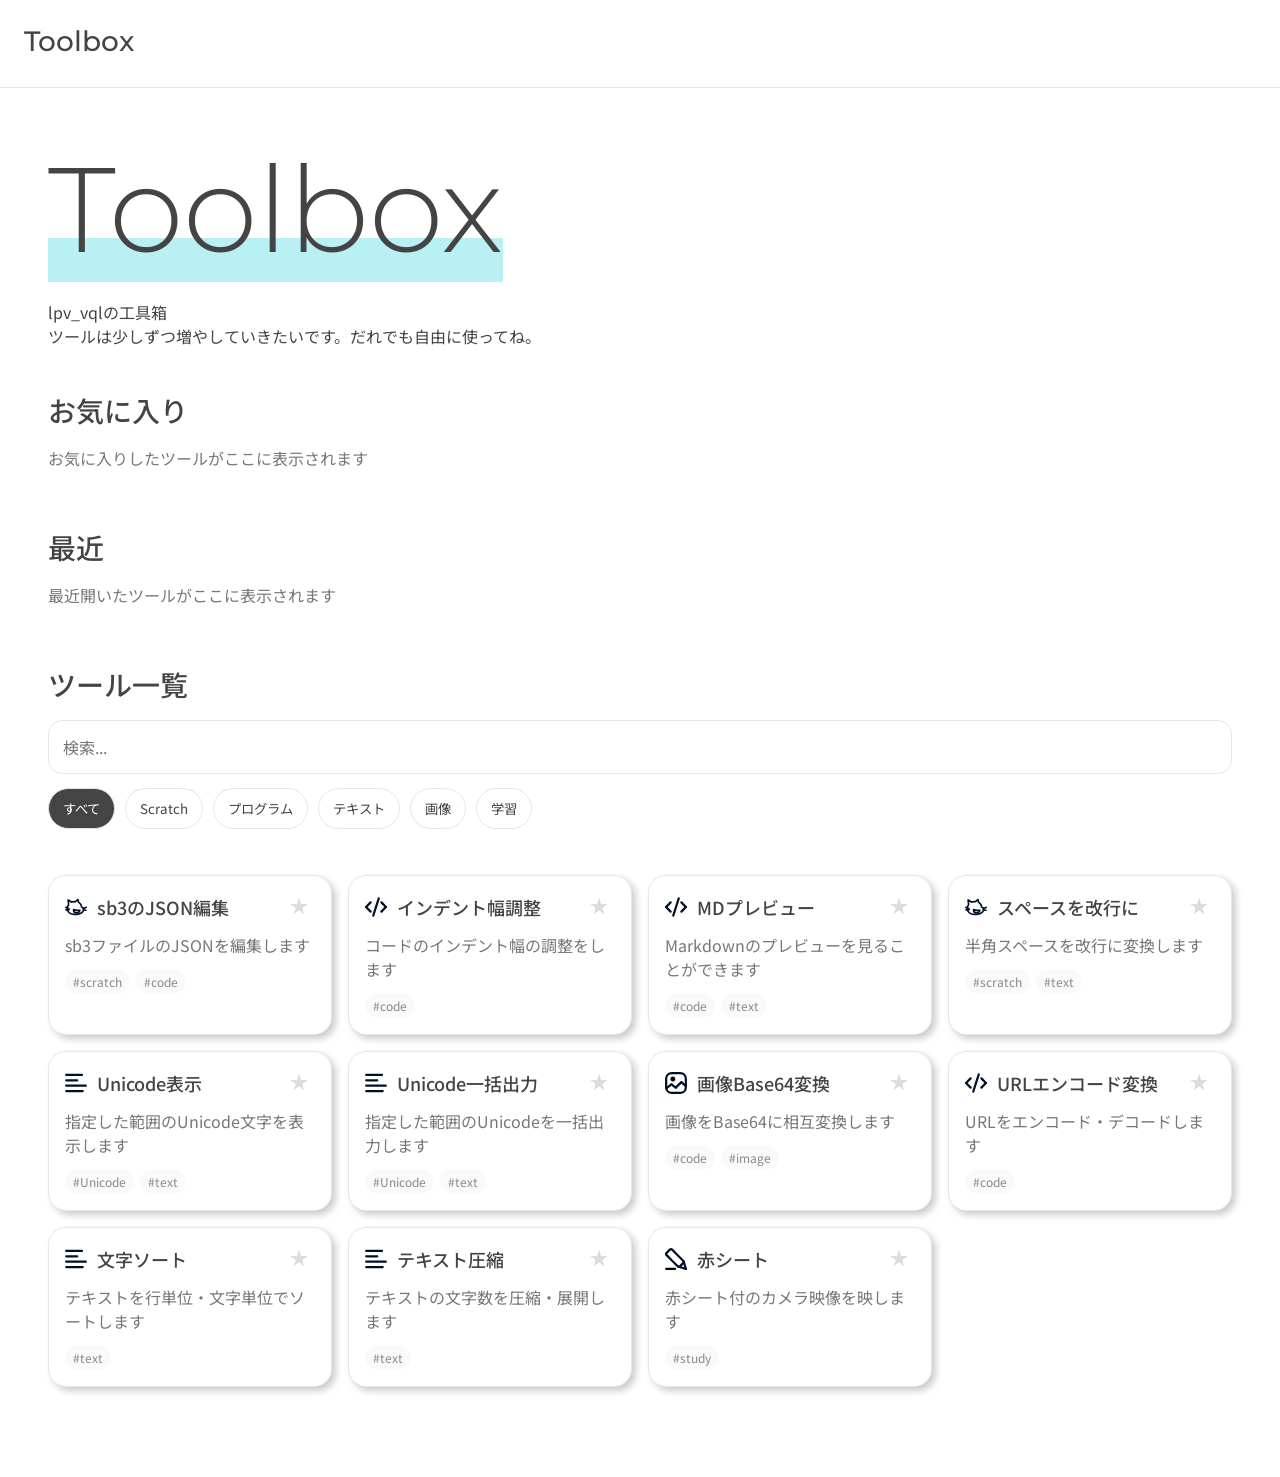
<file: index.html>
<!DOCTYPE html>
<html lang="ja">
<head>
  <meta charset="UTF-8">
  <meta name="viewport" content="width=device-width, initial-scale=1.0">
  <title>Toolbox</title>
  <link rel="preconnect" href="https://fonts.googleapis.com">
  <link rel="preconnect" href="https://fonts.gstatic.com" crossorigin>
  <link href="https://fonts.googleapis.com/css2?family=Montserrat:ital,wght@0,100..900;1,100..900&display=swap" rel="stylesheet">
  <link href="https://fonts.googleapis.com/css2?family=Noto+Sans+JP:wght@100..900&display=swap" rel="stylesheet">
  <link rel="stylesheet" href="style.css">
</head>
<body>

  <header>
    <a href="/toolbox" class="logo">Toolbox</a>
  </header>

  <main>

    <section id="hero-section" class="hero">
      <h1>Toolbox</h1>
      <div class="hero-description">
        lpv_vqlの工具箱<br>
        ツールは少しずつ増やしていきたいです。だれでも自由に使ってね。
      </div>
    </section>

    <section id="favorites-section">
      <h2>お気に入り</h2>
      <div class="horizontal-tools" id="favorites"></div>
    </section>

    <section id="recent-section">
      <h2>最近</h2>
      <div class="horizontal-tools" id="recent"></div>
    </section>
    
    <section class="search-area">
      <h2>ツール一覧</h2>
      <div class="search-box">
        <input id="search" type="text" placeholder="検索...">
        <button id="clear-search">×</button>
      </div>
      <div class="categories" id="categories"></div>
    </section>

    <section>
      <div class="tools" id="tools"></div>
    </section>

  </main>

  <script>

    const tools = [
      {
        id:"sb3-json",
        name:"sb3のJSON編集",
        description:"sb3ファイルのJSONを編集します",
        tags:["scratch","code"],
        category:"Scratch",
        icon:"assets/icons/scratch.svg",
        url:"tools/sb3-json/"
      },
      {
        id:"indenter",
        name:"インデント幅調整",
        description:"コードのインデント幅の調整をします",
        tags:["code"],
        category:"プログラム",
        icon:"assets/icons/program.svg",
        url:"tools/indenter/"
      },
      {
        id:"markdown",
        name:"MDプレビュー",
        description:"Markdownのプレビューを見ることができます",
        tags:["code","text"],
        category:"プログラム",
        icon:"assets/icons/program.svg",
        url:"tools/markdown/"
      },
      {
        id:"line-break",
        name:"スペースを改行に",
        description:"半角スペースを改行に変換します",
        tags:["scratch","text"],
        category:"Scratch",
        icon:"assets/icons/scratch.svg",
        url:"tools/line-break/"
      },
      {
        id:"unicode-pre",
        name:"Unicode表示",
        description:"指定した範囲のUnicode文字を表示します",
        tags:["Unicode","text"],
        category:"テキスト",
        icon:"assets/icons/text.svg",
        url:"tools/unicode-pre/"
      },
      {
        id:"unicode",
        name:"Unicode一括出力",
        description:"指定した範囲のUnicodeを一括出力します",
        tags:["Unicode","text"],
        category:"テキスト",
        icon:"assets/icons/text.svg",
        url:"tools/unicode/"
      },
      {
        id:"base64",
        name:"画像Base64変換",
        description:"画像をBase64に相互変換します",
        tags:["code","image"],
        category:"画像",
        icon:"assets/icons/image.svg",
        url:"tools/base64/"
      },
      {
        id:"url-encode",
        name:"URLエンコード変換",
        description:"URLをエンコード・デコードします",
        tags:["code"],
        category:"プログラム",
        icon:"assets/icons/program.svg",
        url:"tools/url-encode/"
      },
      {
        id:"sort",
        name:"文字ソート",
        description:"テキストを行単位・文字単位でソートします",
        tags:["text"],
        category:"テキスト",
        icon:"assets/icons/text.svg",
        url:"tools/sort/"
      },
      {
        id:"compression",
        name:"テキスト圧縮",
        description:"テキストの文字数を圧縮・展開します",
        tags:["text"],
        category:"テキスト",
        icon:"assets/icons/text.svg",
        url:"tools/compression/"
      },
      {
        id:"red-sheet",
        name:"赤シート",
        description:"赤シート付のカメラ映像を映します",
        tags:["study"],
        category:"学習",
        icon:"assets/icons/study.svg",
        url:"tools/red-sheet/"
      }
    ];

    const categories = [
      "すべて",
      ...new Set(tools.map(v=>v.category))
    ];

    const searchInput = document.getElementById("search");
    const toolsElement = document.getElementById("tools");
    const favoritesElement = document.getElementById("favorites");
    const recentElement = document.getElementById("recent");
    const categoriesElement = document.getElementById("categories");

    let currentCategory = "すべて";

    function getFavorites(){
      return JSON.parse(localStorage.getItem("favorites") || "[]");
    }

    function getRecent(){
      return JSON.parse(localStorage.getItem("recent") || "[]");
    }

    function saveFavorites(list){
      localStorage.setItem("favorites", JSON.stringify(list));
    }

    function saveRecent(list){
      localStorage.setItem("recent", JSON.stringify(list));
    }

    function score(tool, text){

      if(!text) return 0;

      text = text.toLowerCase();

      let score = 0;

      if(tool.name.toLowerCase().includes(text))
        score += 100;

      if(tool.tags.some(v => v.toLowerCase().includes(text)))
        score += 50;

      if(tool.description.toLowerCase().includes(text))
        score += 10;

      return score;
    }

    function createTool(tool){

      const favorites = getFavorites();

      const element = document.createElement("div");
      element.className = "tool";

      element.innerHTML = `
        <div class="tool-top">
          <div class="tool-top-left">
            <img class="tool-icon" src="${tool.icon}">
            <div class="tool-name">${tool.name}</div>
          </div>

          <button class="favorite ${favorites.includes(tool.id) ? "active" : ""}">
            ★
          </button>
        </div>

        <div class="tool-description">
          ${tool.description}
        </div>

        <div class="tags">
          ${tool.tags.map(v=>`<div class="tag">#${v}</div>`).join("")}
        </div>
      `;

      element.onclick = () => {

        let recent = getRecent();

        recent = recent.filter(v => v !== tool.id);

        recent.unshift(tool.id);

        recent = recent.slice(0, 10);

        saveRecent(recent);

        location.href = tool.url;
      };

      const favoriteButton = element.querySelector(".favorite");

      favoriteButton.onclick = (e) => {

        e.stopPropagation();

        let favorites = getFavorites();

        if(favorites.includes(tool.id)){
          favorites = favorites.filter(v => v !== tool.id);
        }
        else{
          favorites.push(tool.id);
        }

        saveFavorites(favorites);

        render();
      };

      element.querySelectorAll(".tag").forEach(tag => {
        tag.onclick = (e) => {
          e.stopPropagation();
          searchInput.value = tag.innerText.replace("#", "");
          render();
        };
      });

      return element;
    }

    function renderCategories(){

      categoriesElement.innerHTML = "";

      categories.forEach(category => {

        const button = document.createElement("button");

        button.className = `category ${currentCategory === category ? "active" : ""}`;

        button.innerText = category;

        button.onclick = () => {
          currentCategory = category;
          render();
        };

        categoriesElement.appendChild(button);
      });
    }

    function render(){

      renderCategories();

      const search = searchInput.value.trim().toLowerCase();

      let filtered = [...tools];

      if(currentCategory !== "すべて"){
        filtered = filtered.filter(v => v.category === currentCategory);
      }

      if(search){
        filtered = filtered
          .filter(v => score(v, search) > 0)
          .sort((a,b)=>score(b, search)-score(a, search));
      }

      toolsElement.innerHTML = "";

      if(filtered.length === 0){
        toolsElement.innerHTML = '<div class="empty">ツールが見つかりません</div>';
      }else{
        filtered.forEach(tool => {
          toolsElement.appendChild(createTool(tool));
        });
      }

      if(search){
        clearSearchButton.classList.remove("hidden");
      }else{
        clearSearchButton.classList.add("hidden");
      }

      renderFavorites();
      renderRecent();
    }

    const clearSearchButton = document.getElementById("clear-search");
    clearSearchButton.onclick = () => {

      searchInput.value = "";

      render();

      searchInput.focus();
    };
    
    function renderFavorites(){

      favoritesElement.innerHTML = "";

      const favorites = getFavorites();

      const favoriteTools = tools.filter(v => favorites.includes(v.id));

      if(favoriteTools.length === 0){
        favoritesElement.innerHTML = '<div class="empty">お気に入りしたツールがここに表示されます</div>';
        return;
      }

      favoriteTools.forEach(tool => {
        favoritesElement.appendChild(createTool(tool));
      });
    }

    function renderRecent(){

      recentElement.innerHTML = "";

      const recent = getRecent();

      const recentTools = recent
        .map(id => tools.find(v => v.id === id))
        .filter(Boolean);

      if(recentTools.length === 0){
        recentElement.innerHTML = '<div class="empty">最近開いたツールがここに表示されます</div>';
        return;
      }

      recentTools.forEach(tool => {
        recentElement.appendChild(createTool(tool));
      });
    }

    searchInput.oninput = render;

    render();

  </script>

</body>
</html>
</file>
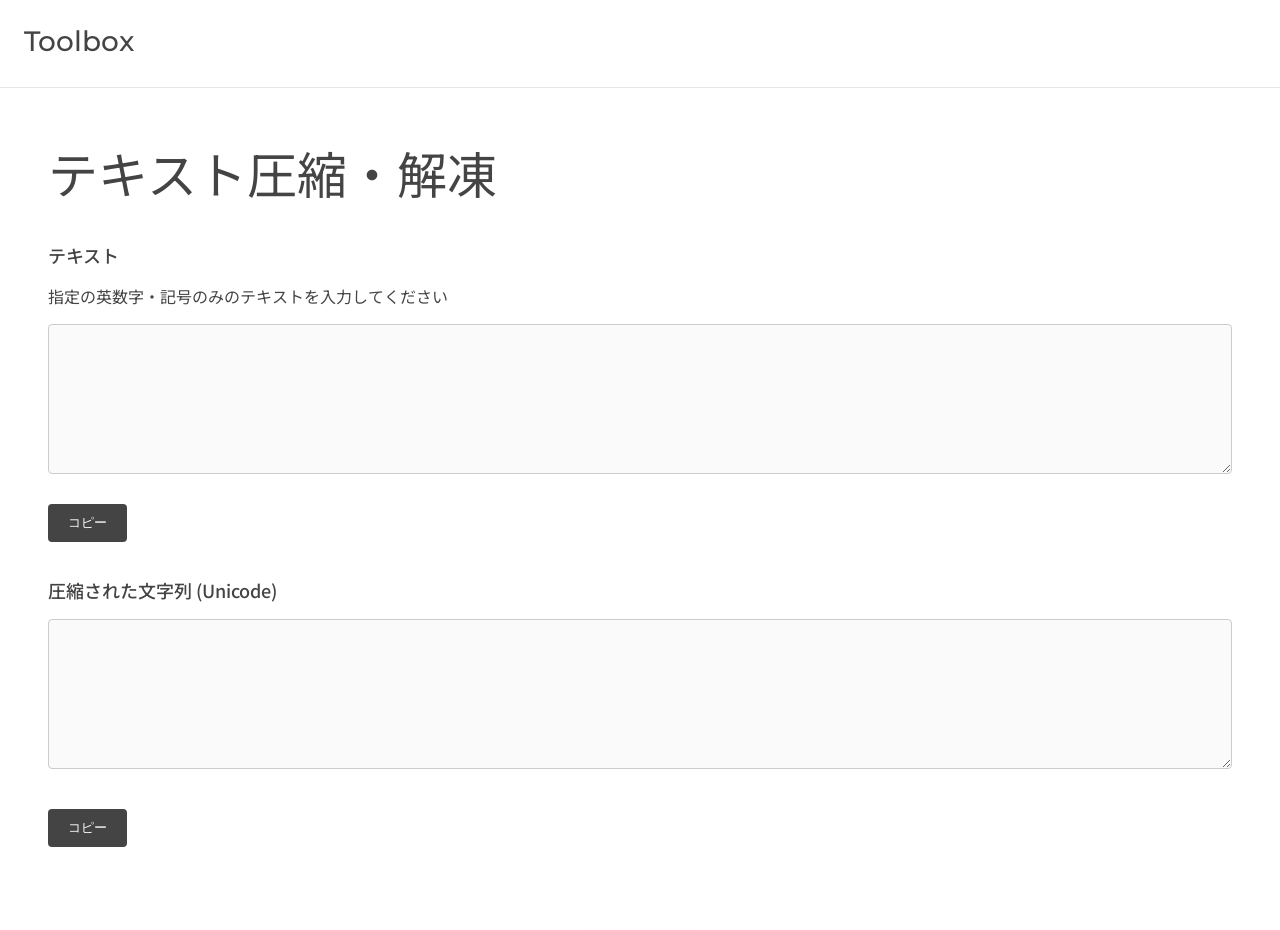
<file: tools/compression/index.html>
<!DOCTYPE html>
<html lang="ja">
<head>
    <meta charset="UTF-8">
    <meta name="viewport" content="width=device-width, initial-scale=1.0">
    <title>テキスト圧縮・解凍</title>
    <link rel="preconnect" href="https://fonts.googleapis.com">
    <link rel="preconnect" href="https://fonts.gstatic.com" crossorigin>
    <link href="https://fonts.googleapis.com/css2?family=Montserrat:ital,wght@0,100..900;1,100..900&display=swap" rel="stylesheet">
    <link href="https://fonts.googleapis.com/css2?family=Noto+Sans+JP:wght@100..900&display=swap" rel="stylesheet">
    <link rel="stylesheet" href="../style.css">
    <style>
        .code-editor { height: 150px; }
        .field-container { margin-bottom: 35px; }
    </style>
</head>
<body>

<header>
    <a href="/toolbox" class="logo">Toolbox</a>
</header>

<main>
    <h1>テキスト圧縮・解凍</h1>
    
    <div class="field-container">
        <h2>テキスト</h2>
        <p>指定の英数字・記号のみのテキストを入力してください</p>
        <textarea class="code-editor" id="text-input" spellcheck="false" onclick="this.select()"></textarea>
        <button id="copy-text-btn">コピー</button>
    </div>

    <div class="field-container">
        <h2>圧縮された文字列 (Unicode)</h2>
        <textarea class="code-editor" id="encoded-input" spellcheck="false" onclick="this.select()"></textarea>
        <div id="error-status" class="status"></div>
        <button id="copy-encoded-btn">コピー</button>
    </div>

    <div class="toast" id="toast">コピーしました！</div>
</main>

<script>
const textInput = document.getElementById('text-input');
const encodedInput = document.getElementById('encoded-input');
const errorStatus = document.getElementById('error-status');
const copyTextBtn = document.getElementById('copy-text-btn');
const copyEncodedBtn = document.getElementById('copy-encoded-btn');

// 指定された 95 文字の辞書
const CH_SET = " !\"#$%&'()*+,-./0123456789:;<=>?@ABCDEFGHIJKLMNOPQRSTUVWXYZ[\\]^_`abcdefghijklmnopqrstuvwxyz{|}~";
const BASE = 95;

// 使用するUnicodeの開始位置（CJK統合漢字エリア）
const OFFSET = 0x4E00; 

// 端数（0, 1, 2文字の余り）を表現するための、絶対に衝突しない専用のUnicode文字（ハングル互換名辞エリアなどから安全な3文字をチョイス）
const PAD_MARKERS = [0x3131, 0x3132, 0x3133]; // [余りなし, 1文字余り, 2文字余り]

// 1. 圧縮 (ASCII 3文字 -> Unicode 1文字)
function compressASCII(str) {
    if (!str) return "";
    
    let result = "";
    const mod = str.length % 3;

    for (let i = 0; i < str.length; i += 3) {
        let chunk = str.substring(i, i + 3);
        
        // パディング（3文字に満たない場合はスペースで埋めるが、元の状態はmodで記録しているため文字化けしません）
        while (chunk.length < 3) {
            chunk += " ";
        }

        const v0 = CH_SET.indexOf(chunk.charAt(0));
        const v1 = CH_SET.indexOf(chunk.charAt(1));
        const v2 = CH_SET.indexOf(chunk.charAt(2));

        if (v0 === -1 || v1 === -1 || v2 === -1) {
            throw new Error("指定外の文字が含まれています");
        }

        // 95進数の純粋な計算 (最大: 95^3 - 1 = 857,374)
        const num = v0 + v1 * BASE + v2 * BASE * BASE;
        result += String.fromCodePoint(OFFSET + num);
    }

    // 圧縮文字列の「最後」に、端数の状態を表すマーカーを1文字だけ付与する
    result += String.fromCodePoint(PAD_MARKERS[mod]);
    return result;
}

// 2. 復元 (Unicode 1文字 -> ASCII 3文字)
function decompressASCII(str) {
    if (!str) return "";
    
    // サロゲートペアを考慮して安全に配列化
    const chars = Array.from(str);
    if (chars.length < 1) return "";

    // 最後の1文字（マーカー）を取り出して、元のデータの端数（mod）を判定する
    const markerChar = chars.pop();
    const markerCode = markerChar.codePointAt(0);
    const mod = PAD_MARKERS.indexOf(markerCode);

    if (mod === -1) {
        throw new Error("不正な圧縮マーカーです");
    }

    let result = "";

    for (let i = 0; i < chars.length; i++) {
        const codePoint = chars[i].codePointAt(0);
        let num = codePoint - OFFSET;
        
        if (num < 0) throw new Error("無効な文字データです");

        // 95進数を分解して元の3文字に戻す
        const v0 = num % BASE;
        num = Math.floor(num / BASE);
        const v1 = num % BASE;
        const v2 = Math.floor(num / BASE);

        if (v0 >= BASE || v1 >= BASE || v2 >= BASE || v0 < 0 || v1 < 0 || v2 < 0) {
            throw new Error("復元エラー");
        }

        let chunk = CH_SET.charAt(v0) + CH_SET.charAt(v1) + CH_SET.charAt(v2);
        
        // 最後の3文字ブロック、かつ、元のデータに端数（1文字または2文字の余り）があった場合のトリミング処理
        if (i === chars.length - 1 && mod > 0) {
            chunk = chunk.substring(0, mod);
        }
        
        result += chunk;
    }
    return result;
}

// --- リアルタイム変換処理 ---

textInput.addEventListener('input', () => {
    const rawText = textInput.value;
    if (!rawText) {
        encodedInput.value = '';
        errorStatus.innerText = '';
        return;
    }
    try {
        for (let i = 0; i < rawText.length; i++) {
            if (CH_SET.indexOf(rawText.charAt(i)) === -1) {
                throw new Error();
            }
        }
        encodedInput.value = compressASCII(rawText);
        errorStatus.innerText = '';
    } catch (e) {
        errorStatus.innerText = '変換エラー: 指定された95文字以外の文字（日本語など）が含まれています。';
    }
});

encodedInput.addEventListener('input', () => {
    const encodedText = encodedInput.value;
    if (!encodedText) {
        textInput.value = '';
        errorStatus.innerText = '';
        return;
    }
    try {
        textInput.value = decompressASCII(encodedText);
        errorStatus.innerText = '';
    } catch (e) {
        textInput.value = '';
        errorStatus.innerText = '変換エラー: 正しい圧縮形式ではありません。';
    }
});

// --- コピーボタンの処理 ---
copyTextBtn.addEventListener('click', () => {
    textInput.select();
    copyToClipboard(textInput.value);
});

copyEncodedBtn.addEventListener('click', () => {
    encodedInput.select();
    copyToClipboard(encodedInput.value);
});

function copyToClipboard(text) {
    if (!text) return; 
    navigator.clipboard.writeText(text)
        .then(() => { showToast("コピーしました！"); })
        .catch(() => { showToast("コピーに失敗しました。手動でコピーしてください。"); });
}

let toastTimeout;
function showToast(message) {
    const toast = document.getElementById('toast');
    toast.textContent = message;
    toast.classList.add('show');

    clearTimeout(toastTimeout);
    toastTimeout = setTimeout(() => {
        toast.classList.remove('show');
    }, 1800);
}
</script>
</body>
</html>
</file>
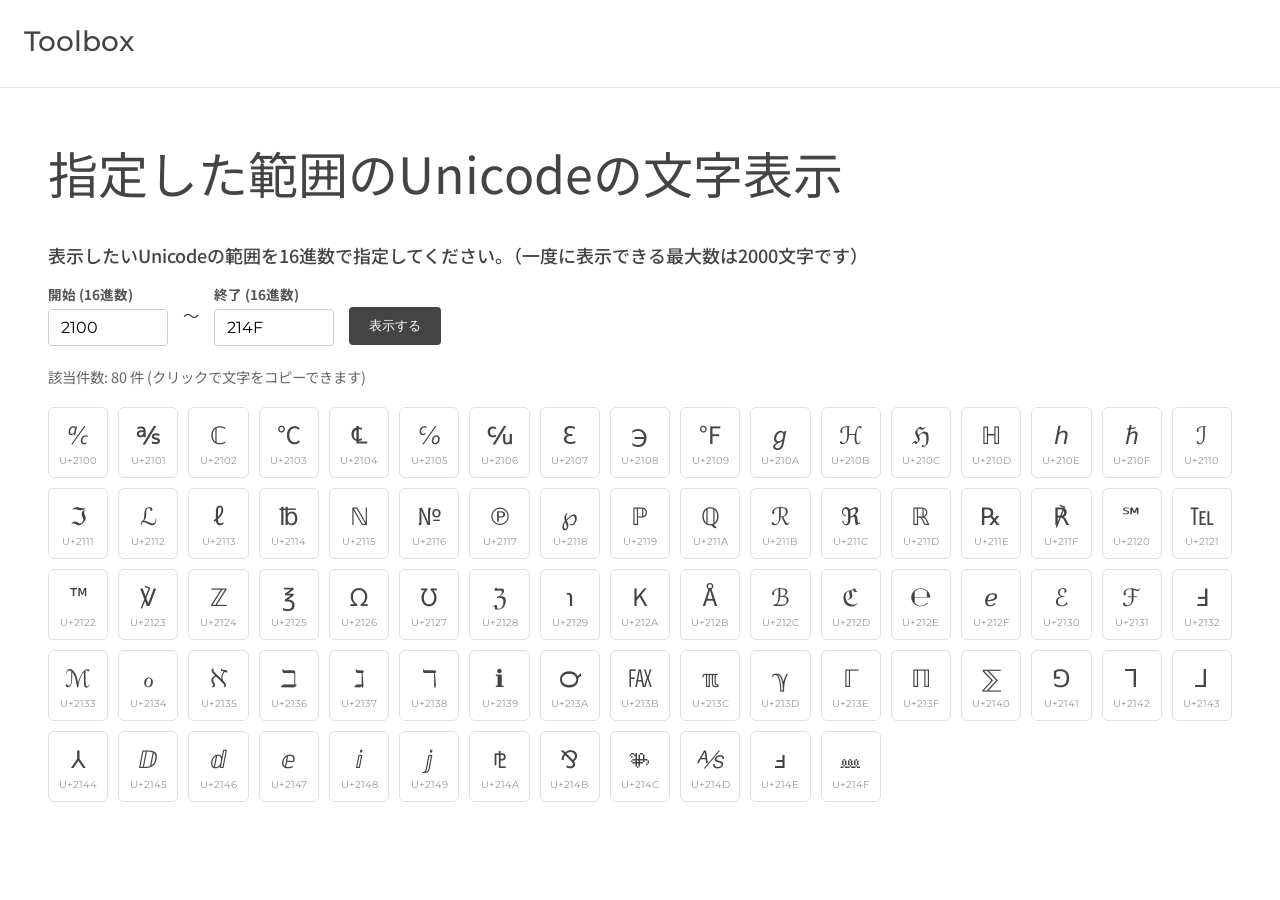
<file: tools/unicode-pre/index.html>
<!DOCTYPE html>
<html lang="ja">
<head>
  <meta charset="UTF-8">
  <meta name="viewport" content="width=device-width, initial-scale=1.0">
  <title>指定した範囲のUnicodeの文字表示</title>
  <link rel="preconnect" href="https://fonts.googleapis.com">
  <link rel="preconnect" href="https://fonts.gstatic.com" crossorigin>
  <link href="https://fonts.googleapis.com/css2?family=Montserrat:ital,wght@0,100..900;1,100..900&display=swap" rel="stylesheet">
  <link href="https://fonts.googleapis.com/css2?family=Noto+Sans+JP:wght@100..900&display=swap" rel="stylesheet">
  <link rel="stylesheet" href="../style.css">
  <style>
    /* ツール固有のスタイル定義 */
    .tool-container {
      max-width: 800px;
      margin: 0 auto;
      padding: 20px;
    }
    .input-group {
      display: flex;
      gap: 15px;
      align-items: center;
      margin-bottom: 20px;
      flex-wrap: wrap;
    }
    .input-field {
      display: flex;
      flex-direction: column;
      gap: 5px;
    }
    .input-field label {
      font-size: 0.85rem;
      font-weight: bold;
      color: #555;
    }
    .input-field input {
      padding: 8px 12px;
      border: 1px solid #ccc;
      border-radius: 4px;
      font-family: 'Montserrat', sans-serif;
      font-size: 1rem;
      text-transform: uppercase;
      width: 120px;
    }
    button {
      margin-top: 22px;
    }
    .info-text {
      font-size: 0.9rem;
      color: #666;
      margin-bottom: 15px;
    }
    .char-grid {
      display: grid;
      grid-template-columns: repeat(auto-fill, minmax(60px, 1fr));
      gap: 10px;
      margin-top: 20px;
    }
    .char-box {
      display: flex;
      flex-direction: column;
      align-items: center;
      justify-content: center;
      padding: 10px;
      border: 1px solid #e0e0e0;
      border-radius: 6px;
      background: #fff;
      cursor: pointer;
      position: relative;
      transition: all 0.15s ease;
    }
    .char-box:hover {
      border-color: #007bff;
      box-shadow: 0 2px 8px rgba(0,123,255,0.15);
      transform: translateY(-2px);
    }
    .char-visual {
      font-size: 1.5rem;
      margin-bottom: 4px;
      height: 32px;
      display: flex;
      align-items: center;
    }
    .char-code {
      font-size: 0.65rem;
      color: #999;
      font-family: 'Montserrat', sans-serif;
    }
  </style>
</head>
<body>

  <header>
    <a href="/toolbox" class="logo">Toolbox</a>
  </header>

  <main>
    <h1>指定した範囲のUnicodeの文字表示</h1>
    <h2>表示したいUnicodeの範囲を16進数で指定してください。（一度に表示できる最大数は2000文字です）</h2>

    <div class="input-group">
        <div class="input-field">
          <label for="start-code">開始 (16進数)</label>
          <input type="text" id="start-code" value="2100" placeholder="2100">
        </div>
        <span>～</span>
        <div class="input-field">
          <label for="end-code">終了 (16進数)</label>
          <input type="text" id="end-code" value="214F" placeholder="214F">
        </div>
        <button id="btn-generate">表示する</button>
      </div>

      <div class="info-text" id="result-count"></div>
      <div class="char-grid" id="char-grid"></div>

    <div class="toast" id="toast">コピーしました！</div>
  </main>

  <script>
    document.getElementById('btn-generate').addEventListener('click', generateUnicodeGrid);

    // 初期読み込み時にも実行
    generateUnicodeGrid();

    function generateUnicodeGrid() {
      const startInput = document.getElementById('start-code').value.trim();
      const endInput = document.getElementById('end-code').value.trim();
      const gridContainer = document.getElementById('char-grid');
      const countInfo = document.getElementById('result-count');

      // グリッドをクリア
      gridContainer.innerHTML = '';

      // 16進数の文字列を数値に変換
      const start = parseInt(startInput, 16);
      const end = parseInt(endInput, 16);

      // バリデーション
      if (isNaN(start) || isNaN(end)) {
        countInfo.textContent = '有効な16進数を入力してください。';
        countInfo.style.color = 'red';
        return;
      }

      if (start > end) {
        countInfo.textContent = '開始コードは終了コードより小さい値を入力してください。';
        countInfo.style.color = 'red';
        return;
      }

      const count = end - start + 1;
      const MAX_CHARS = 2000; // フリーズ対策

      if (count > MAX_CHARS) {
        countInfo.textContent = `範囲が広すぎます（計 ${count} 文字）。負荷軽減のため一度に表示できるのは ${MAX_CHARS} 文字までです。`;
        countInfo.style.color = 'red';
        return;
      }

      countInfo.style.color = '#666';
      countInfo.textContent = `該当件数: ${count} 件 (クリックで文字をコピーできます)`;

      // フラグメントを使用してDOM構築を最適化
      const fragment = document.createDocumentFragment();

      for (let i = start; i <= end; i++) {
        // Unicode数値から文字に変換
        const char = String.fromCodePoint(i);
        const hexCode = i.toString(16).toUpperCase().padStart(4, '0');

        // 文字ボックス要素の作成
        const box = document.createElement('div');
        box.className = 'char-box';
        box.dataset.char = char;

        // 見た目の構成
        box.innerHTML = `
          <div class="char-visual">${escapeHtml(char)}</div>
          <div class="char-code">U+${hexCode}</div>
        `;

        // クリックイベントの追加
        box.addEventListener('click', () => {
          copyToClipboard(char);
        });

        fragment.appendChild(box);
      }

      gridContainer.appendChild(fragment);
    }

    // クリップボードコピー処理
    function copyToClipboard(text) {
      navigator.clipboard.writeText(text).then(() => {
        showToast(`「 ${text} 」 をコピーしました`);
      }).catch(err => {
        console.error('コピーに失敗しました: ', err);
      });
    }

    // トーストアニメーション制御
    let toastTimeout;
    function showToast(message) {
      const toast = document.getElementById('toast');
      toast.textContent = message;
      toast.classList.add('show');

      clearTimeout(toastTimeout);
      toastTimeout = setTimeout(() => {
        toast.classList.remove('show');
      }, 2000);
    }

    // HTMLエスケープ（一応の安全対策）
    function escapeHtml(str) {
      return str
        .replace(/&/g, "&amp;")
        .replace(/</g, "&lt;")
        .replace(/>/g, "&gt;")
        .replace(/"/g, "&quot;")
        .replace(/'/g, "&#039;");
    }
  </script>
</body>
</html>
</file>
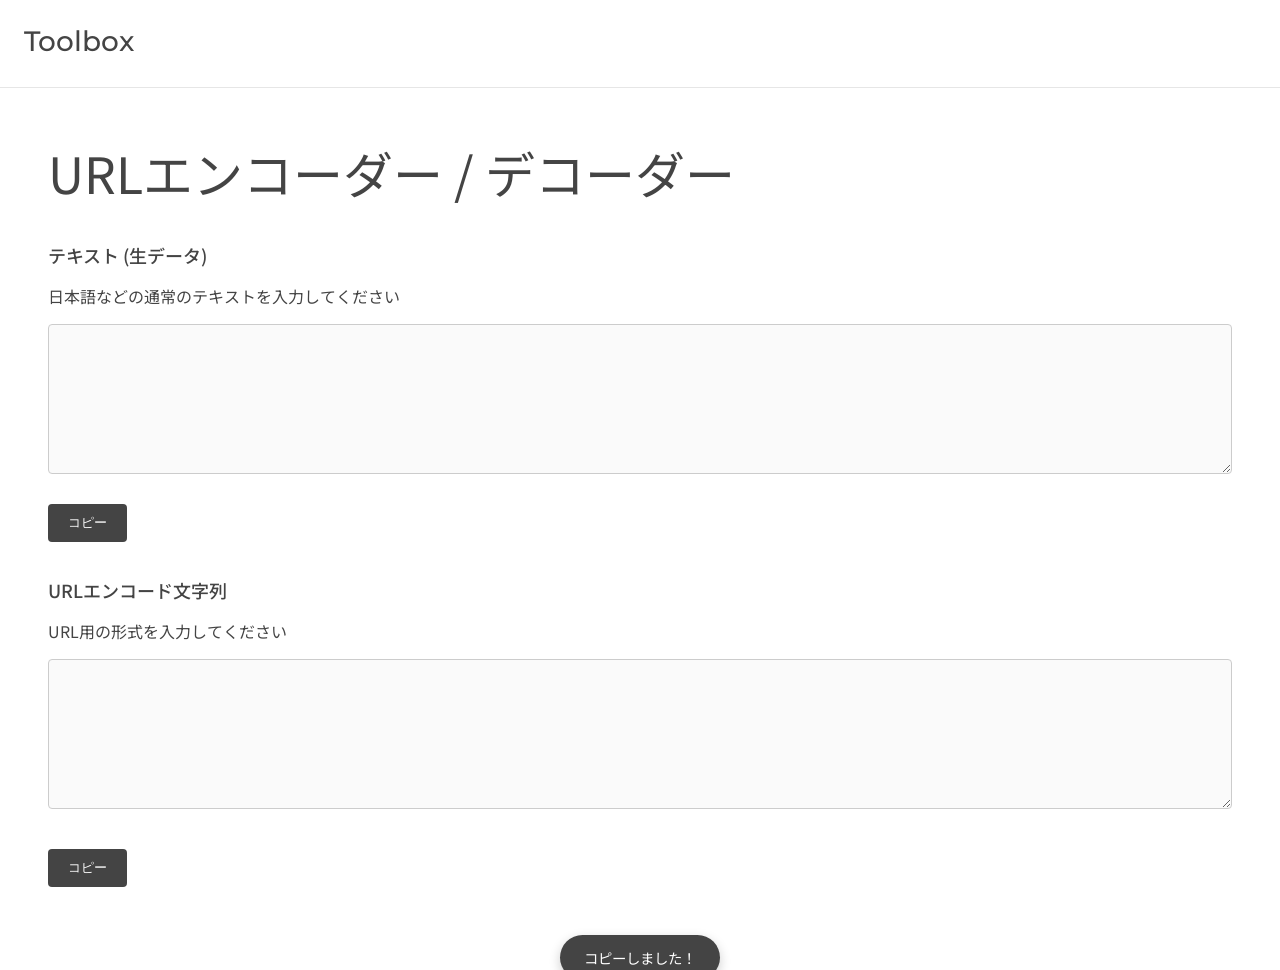
<file: tools/url-encode/index.html>
<!DOCTYPE html>
<html lang="ja">
<head>
    <meta charset="UTF-8">
    <meta name="viewport" content="width=device-width, initial-scale=1.0">
    <title>URLエンコーダー / デコーダー</title>
    <link rel="preconnect" href="https://fonts.googleapis.com">
    <link rel="preconnect" href="https://fonts.gstatic.com" crossorigin>
    <link href="https://fonts.googleapis.com/css2?family=Montserrat:ital,wght@0,100..900;1,100..900&display=swap" rel="stylesheet">
    <link href="https://fonts.googleapis.com/css2?family=Noto+Sans+JP:wght@100..900&display=swap" rel="stylesheet">
    <link rel="stylesheet" href="../style.css">
    <style>
        .code-editor {
            height: 150px;
        }
        .field-container {
            margin-bottom: 35px;
        }
    </style>
</head>
<body>

<header>
    <a href="/toolbox" class="logo">Toolbox</a>
</header>

<main>
    <h1>URLエンコーダー / デコーダー</h1>
    
    <div class="field-container">
        <h2>テキスト (生データ)</h2>
        <p>日本語などの通常のテキストを入力してください</p>
        <textarea class="code-editor" id="text-input" spellcheck="false" onclick="this.select()"></textarea>
        <button id="copy-text-btn">コピー</button>
    </div>

    <div class="field-container">
        <h2>URLエンコード文字列</h2>
        <p>URL用の形式を入力してください</p>
        <textarea class="code-editor" id="encoded-input" spellcheck="false" onclick="this.select()"></textarea>
        <div id="error-status" class="status"></div>
        <button id="copy-encoded-btn">コピー</button>
    </div>

    <div class="toast" id="toast">コピーしました！</div>
</main>

<script>
    const textInput = document.getElementById('text-input');
    const encodedInput = document.getElementById('encoded-input');
    const errorStatus = document.getElementById('error-status');
    
    const copyTextBtn = document.getElementById('copy-text-btn');
    const copyEncodedBtn = document.getElementById('copy-encoded-btn');

    // --- リアルタイム変換処理 ---
    
    // テキスト側入力時
    textInput.addEventListener('input', () => {
        const rawText = textInput.value;
        if (!rawText) {
            encodedInput.value = '';
            errorStatus.innerText = '';
            return;
        }
        encodedInput.value = encodeURIComponent(rawText);
        errorStatus.innerText = '';
    });

    // URL側入力時
    encodedInput.addEventListener('input', () => {
        const encodedText = encodedInput.value;
        if (!encodedText) {
            textInput.value = '';
            errorStatus.innerText = '';
            return;
        }
        try {
            textInput.value = decodeURIComponent(encodedText);
            errorStatus.innerText = '';
        } catch (e) {
            errorStatus.innerText = '変換エラー: 正しいURLエンコード形式ではありません（文字列が途切れている可能性があります）';
        }
    });

    // --- コピーボタンの処理 ---

    copyTextBtn.addEventListener('click', () => {
        textInput.select();
        copyToClipboard(textInput.value);
    });

    copyEncodedBtn.addEventListener('click', () => {
        encodedInput.select();
        copyToClipboard(encodedInput.value);
    });

    // クリップボードコピー＆トースト表示共通関数
    function copyToClipboard(text) {
        if (!text) return; // 空のときはコピーしない
        navigator.clipboard.writeText(text)
            .then(() => {
                showToast("コピーしました！");
            })
            .catch(() => {
                showToast("コピーに失敗しました。手動でコピーしてください。");
            });
    }

    let toastTimeout;
    function showToast(message) {
        const toast = document.getElementById('toast');
        toast.textContent = message;
        toast.classList.add('show');

        clearTimeout(toastTimeout);
        toastTimeout = setTimeout(() => {
            toast.classList.remove('show');
        }, 1800);
    }
</script>
</body>
</html>
</file>
<file: style.css>
*{
      box-sizing: border-box;
    }

    body{
      margin: 0;
      background: #fff;
      color: #444;
      font-family: "Noto Sans JP", sans-serif;
      font-optical-sizing: auto;
      font-weight: 400;
      font-style: normal;
    }

    header{
      padding: 24px;
      border-bottom: 1px solid #e6e6e6;
      position: sticky;
      top: 0;
      background-color: rgba(255, 255, 255, 0.8);
      backdrop-filter: blur(8px);
      z-index: 1000;
    }

    .logo{
      display: inline-block;
      margin: 0;
      overflow: hidden;
      color: transparent;
      text-decoration: none;
      font-size: 28px;
      font-family: "Montserrat", sans-serif;
      font-optical-sizing: auto;
      font-weight: 500;
      font-style: normal;
      text-shadow: 0 -1.5em 0 #444, 0 0 0 #444;
      transition: text-shadow 0.3s;
    }

    .logo:hover {
      text-shadow: 0 0 0 #444, 0 1.5em 0 #444;
    }

    main{
      padding: 48px;
    }

    section{
      margin-bottom: 42px;
    }

    h1{
      font-family: "Montserrat", sans-serif;
      font-optical-sizing: auto;
      font-weight: 300;
      font-style: normal;
      margin: 0 0 18px;
      font-size: 120px;
      display: inline-block;
      background-image: linear-gradient(transparent 70%, #b9f0f4 60%);
      background-repeat: no-repeat;
      background-size: 0% 100%;
      animation: 
        marker-animation 1s forwards, 
        bounce-animation 1s ease infinite alternate;
    }

    @keyframes marker-animation {
      0% {
        background-size: 0% 100%;
      }
      100% {
        background-size: 100% 100%;
      }
    }

    @keyframes bounce-animation {
      0% {
        transform: translateY(0);
      }
      100% {
        transform: translateY(-15px);
      }
    }


    h2{
      margin: 0 0 16px;
      font-size: 28px;
      font-weight: 500;
    }

    #search{
      width: 100%;
      padding: 14px;
      border: 1px solid #e6e6e6;
      border-radius: 14px;
      background: #fff;
      color: #444;
      font-family: "Noto Sans JP", sans-serif;
      font-optical-sizing: auto;
      font-weight: 400;
      font-style: normal;
      font-size: 16px;
      outline: none;
    }

    .search-box{
      position: relative;
    }

    #clear-search{
      position: absolute;
      top: 50%;
      right: 12px;
      transform: translateY(-50%);

      border: none;
      background: none;
      cursor: pointer;

      font-size: 24px;
      color: #888;

      width: 28px;
      height: 28px;
      border-radius: 999px;

      transition: 0.15s;
    }

    #clear-search:hover{
      background: #f0f0f0;
      color: #111;
    }

    #clear-search:active{
      transform: translateY(-50%) scale(0.92);
    }

    #clear-search.hidden{
      opacity: 0;
      pointer-events: none;
    }

    .categories{
      display: flex;
      gap: 10px;
      margin-top: 14px;
      overflow: auto;
      padding-bottom: 4px;
    }

    .category{
      background: #fff;
      border: 1px solid #e6e6e6;
      color: #444;
      padding: 10px 14px;
      border-radius: 999px;
      cursor: pointer;
      white-space: nowrap;
      font-family: "Noto Sans JP", sans-serif;
      font-optical-sizing: auto;
      font-weight: 400;
      font-style: normal;
    }

    .category.active{
      background: #444;
      color: #fff;
    }

    .tools{
      display: grid;
      grid-template-columns: repeat(auto-fill,minmax(250px,1fr));
      gap: 16px;
    }

    .tool{
      background: #fff;
      border: 1px solid #e6e6e6;
      box-shadow: 4px 4px 7px 0px rgb(0, 0, 0, 0.2);
      border-radius: 18px;
      padding: 16px;
      transition: 0.15s;
      cursor: pointer;
      position: relative;
    }

    .tool:hover{
      box-shadow: inset 4px 4px 7px 0px rgb(0, 0, 0, 0.2);
      transform: translateY(2px);
    }

    .tool-top{
      display: flex;
      justify-content: space-between;
      align-items: center;
      margin-bottom: 12px;
    }

    .tool-top-left{
      display: flex;
      align-items: center;
      gap: 10px;
    }

    .tool-icon{
      width: 22px;
      height: 22px;
      object-fit: contain;
    }

    .horizontal-tools{
      display: flex;
      gap: 16px;

      overflow-x: auto;
      overflow-y: hidden;

      padding-bottom: 15px;
       padding-right: 10px;
    }

     .horizontal-tools .tool{
      width: 280px;
      flex-shrink: 0;
    }

    .horizontal-tools::-webkit-scrollbar{
      height: 8px;
    }

    .horizontal-tools::-webkit-scrollbar-thumb{
      background: #ddd;
      border-radius: 999px;
    }

    .favorite{
      background: none;
      border: none;
      color: #ddd;
      cursor: pointer;
      font-size: 20px;
      border-radius: 10px;
      transition: 0.15s;
    }

    .favorite:hover{
      transform: scale(1.1);
      color: #aaa;
    }

    .favorite:active{
      transform: scale(0.95);
    }

    .favorite.active{
      color: #ffd54a;
    }

    .tool-name{
      font-size: 18px;
      font-weight: 500;
    }

    .tool-description{
      color: #777;
      margin-bottom: 12px;
      line-height: 1.5;
    }

    .tags{
      display: flex;
      flex-wrap: wrap;
      gap: 6px;
    }

    .tag{
      background: #fafafa;
      color: #888;
      padding: 4px 8px;
      border-radius: 999px;
      font-size: 12px;
      cursor: pointer;
      transition: 0.15s;
    }

    .tag:hover{
      background: #e6e6e6;
      color: #777;
      transform: translateY(-1px);
    }

    .tag:active{
      transform: translateY(0px) scale(0.96);
    }

    .empty{
      color: #777;
    }
</file>
<file: tools/style.css>
*{
      box-sizing: border-box;
    }

    body {
      margin: 0;
      background: #fff;
      color: #444;
      font-family: "Noto Sans JP", sans-serif;
      font-optical-sizing: auto;
      font-weight: 400;
      font-style: normal;
    }

    header {
      padding: 24px;
      border-bottom: 1px solid #e6e6e6;
      position: sticky;
      top: 0;
      background-color: rgba(255, 255, 255, 0.8);
      backdrop-filter: blur(8px);
      z-index: 1000;
    }

    .logo {
      display: inline-block;
      margin: 0;
      overflow: hidden;
      color: transparent;
      text-decoration: none;
      font-size: 28px;
      font-family: "Montserrat", sans-serif;
      font-optical-sizing: auto;
      font-weight: 500;
      font-style: normal;
      text-shadow: 0 -1.5em 0 #444, 0 0 0 #444;
      transition: text-shadow 0.3s;
    }

    .logo:hover {
      text-shadow: 0 0 0 #444, 0 1.5em 0 #444;
    }

    main {
      padding: 48px;
    }

    h1 {
      font-weight: 400;
      font-size: 50px;
      margin-top: 0;
    }

    h2 {
      margin: 0 0 16px;
      font-size: 18px;
      font-weight: 500;
    }

    .code-editor { 
      width: 100%;
      font-family: 'Consolas', 'Monaco', monospace; 
      margin-bottom: 15px;
      padding: 10px;
      border: 1px solid #ccc;
      border-radius: 4px;
      box-sizing: border-box;
      resize: vertical;
      background-color: #fafafa;
    }

    pre {
      background: #fafafa;
      border: 1px solid #ccc;
      padding: 15px;
      border-radius: 4px;
      overflow-x: auto;
      font-family: 'Consolas', 'Monaco', monospace; 
      white-space: pre-wrap;
    }

   button { 
    margin-top: 10px;
    padding: 10px 20px;
    background: #444;
    color: #fff;
    border: none;
    border-radius: 4px;
    cursor: pointer;
  }

  button:hover {
    background-color: #888;
  }

  .toast {
    position: fixed;
    bottom: 20px;
    left: 50%;
    transform: translateX(-50%) translateY(100px);
    background-color: #444;
    color: #fff;
    padding: 12px 24px;
    border-radius: 30px;
    box-shadow: 0 4px 12px rgba(0,0,0,0.2);
    font-size: 0.9rem;
    transition: transform 0.3s cubic-bezier(0.175, 0.885, 0.32, 1.275);
    z-index: 1000;
    pointer-events: none;
  }

  .toast.show {
    transform: translateX(-50%) translateY(0);
  }

  .status {
    color: #e74c3c;
    margin-top: 10px;
    font-weight: bold;
  }
  .success {
    color: #2ecc71;
    margin-top: 10px;
    font-weight: bold;
  }
</file>
